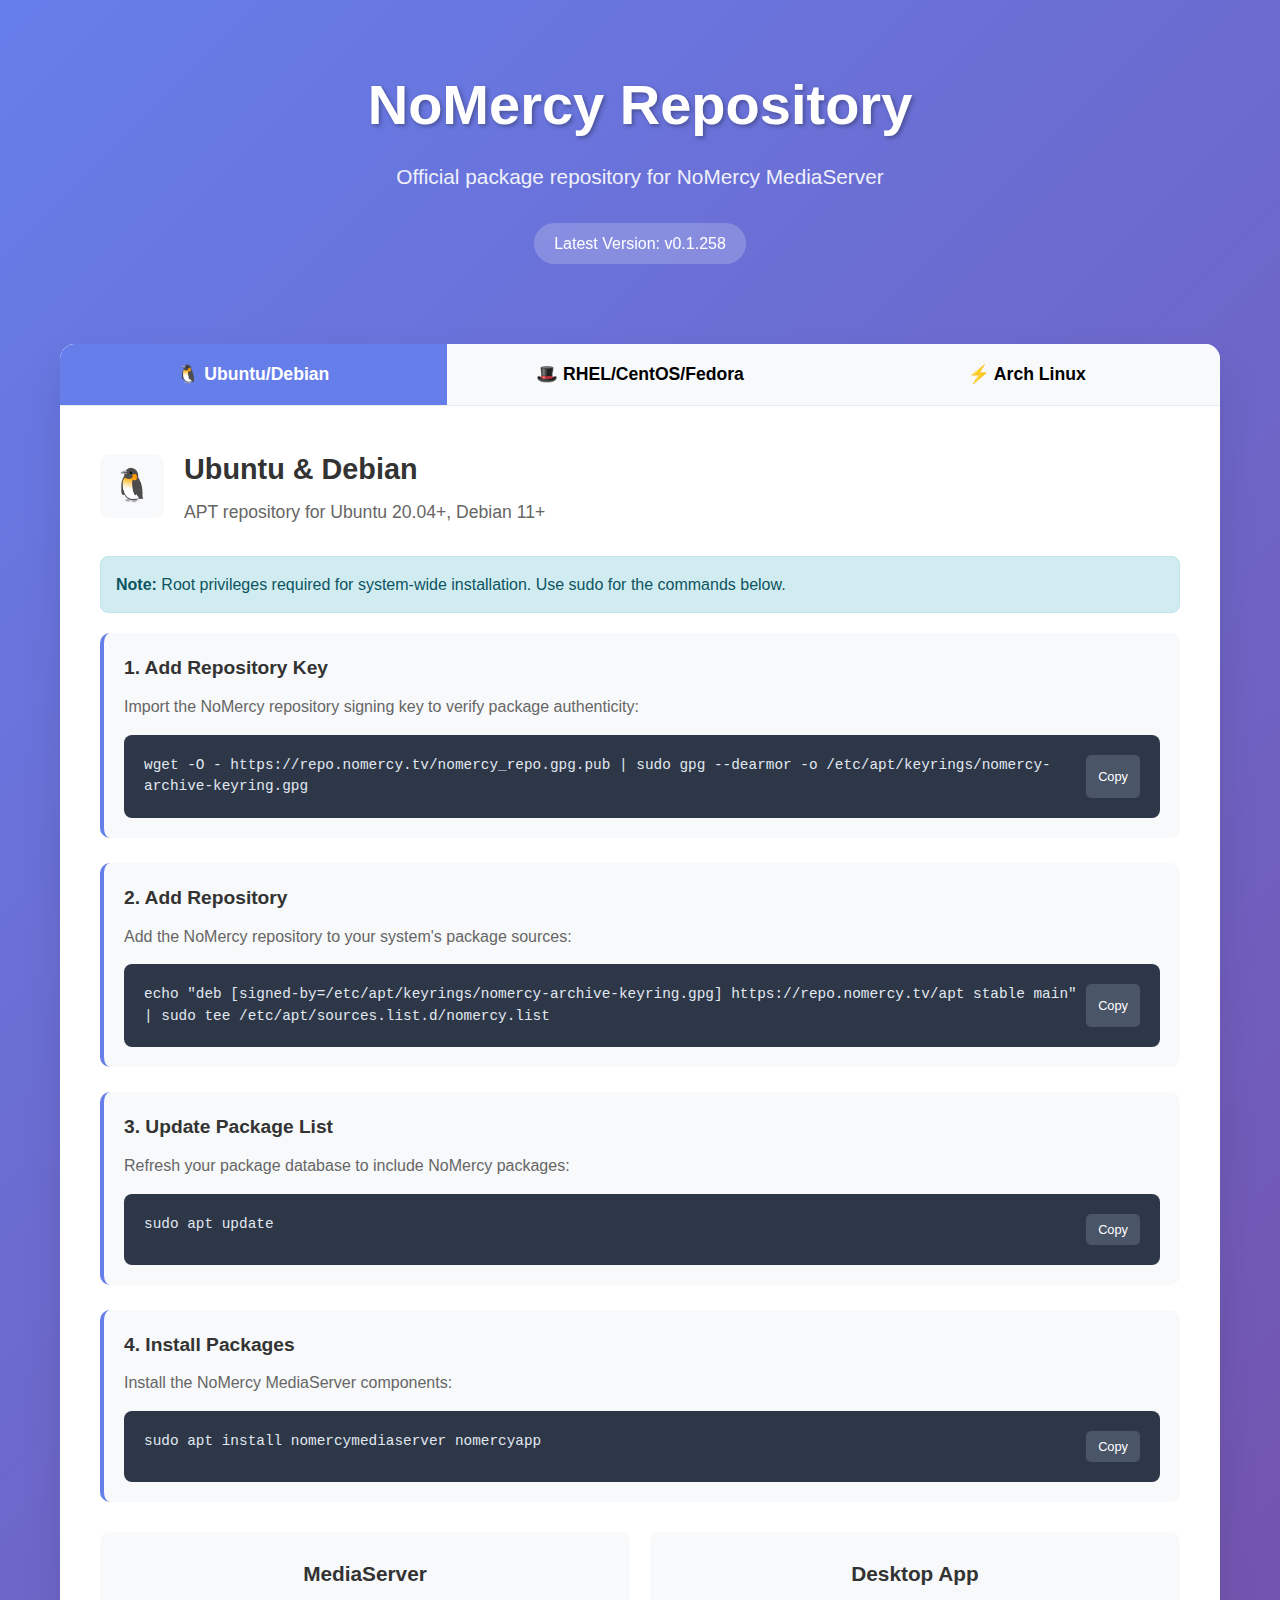
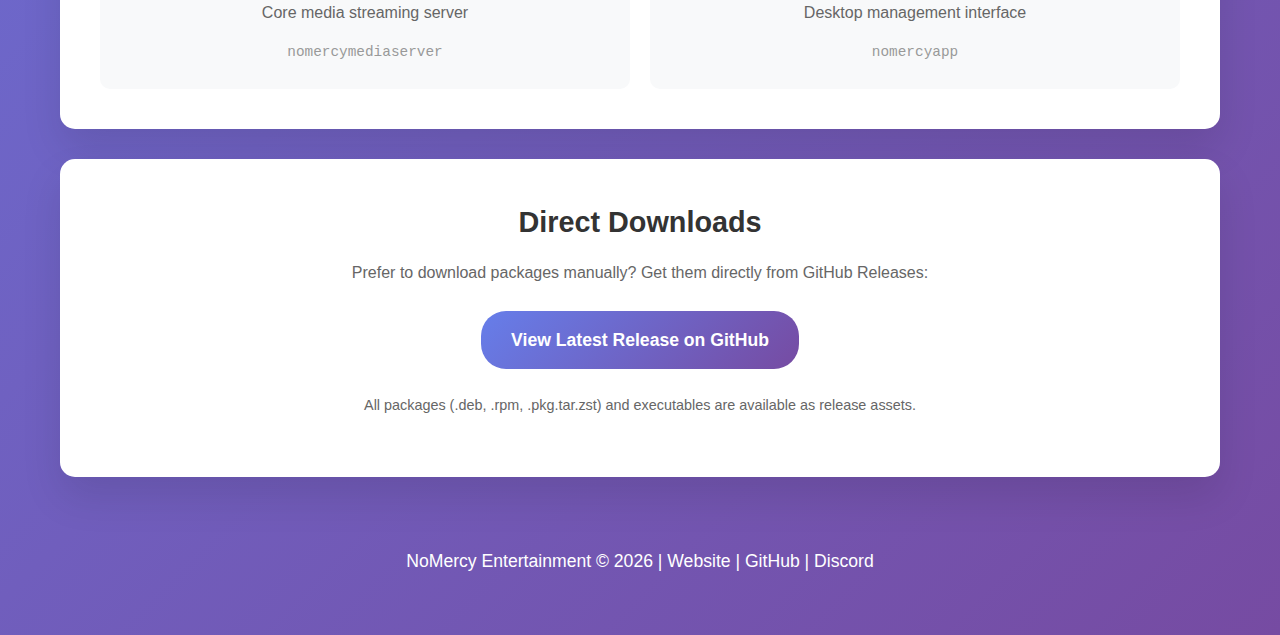
<file: index.html>
<!DOCTYPE html>
<html lang="en">
<head>
  <meta charset="UTF-8">
  <meta name="viewport" content="width=device-width, initial-scale=1.0">
  <title>NoMercy Entertainment Repository</title>
  <meta name="description" content="Official package repository for NoMercy MediaServer - Modern media streaming and management solution">
  <meta name="keywords" content="media server, streaming, plex alternative, jellyfin alternative, linux packages">
  
  <!-- Favicon -->
  <link rel="icon" type="image/png" href="/apt/pool/main/n/nomercymediaserver/icon.png">
  
  <!-- Styles -->
  <link rel="stylesheet" href="./assets/style.css">
</head>
<body>
  <div class="container">
    <div class="header">
      <h1>NoMercy Repository</h1>
      <p>Official package repository for NoMercy MediaServer</p>
      <div class="version-badge">Latest Version: v0.1.258</div>
    </div>
    
    <div class="content">
      <div class="nav-tabs">
        <button class="nav-tab active" onclick="switchTab('ubuntu')">🐧 Ubuntu/Debian</button>
        <button class="nav-tab" onclick="switchTab('fedora')">🎩 RHEL/CentOS/Fedora</button>
        <button class="nav-tab" onclick="switchTab('arch')">⚡ Arch Linux</button>
      </div>
      
      <div id="ubuntu" class="tab-content active">
        <div class="distro-header">
          <div class="distro-icon">🐧</div>
          <div class="distro-info">
            <h2>Ubuntu & Debian</h2>
            <p>APT repository for Ubuntu 20.04+, Debian 11+</p>
          </div>
        </div>
        
        <div class="alert alert-info">
          <strong>Note:</strong> Root privileges required for system-wide installation. Use sudo for the commands below.
        </div>
        
        <div class="install-steps">
          <div class="step">
            <h3>1. Add Repository Key</h3>
            <p>Import the NoMercy repository signing key to verify package authenticity:</p>
            <div class="code-block">
              <button class="copy-btn" onclick="copyToClipboard(this)">Copy</button>
              <code>wget -O - https://repo.nomercy.tv/nomercy_repo.gpg.pub | sudo gpg --dearmor -o /etc/apt/keyrings/nomercy-archive-keyring.gpg</code>
            </div>
          </div>
          
          <div class="step">
            <h3>2. Add Repository</h3>
            <p>Add the NoMercy repository to your system's package sources:</p>
            <div class="code-block">
              <button class="copy-btn" onclick="copyToClipboard(this)">Copy</button>
              <code>echo "deb [signed-by=/etc/apt/keyrings/nomercy-archive-keyring.gpg] https://repo.nomercy.tv/apt stable main" | sudo tee /etc/apt/sources.list.d/nomercy.list</code>
            </div>
          </div>
          
          <div class="step">
            <h3>3. Update Package List</h3>
            <p>Refresh your package database to include NoMercy packages:</p>
            <div class="code-block">
              <button class="copy-btn" onclick="copyToClipboard(this)">Copy</button>
              <code>sudo apt update</code>
            </div>
          </div>
          
          <div class="step">
            <h3>4. Install Packages</h3>
            <p>Install the NoMercy MediaServer components:</p>
            <div class="code-block">
              <button class="copy-btn" onclick="copyToClipboard(this)">Copy</button>
              <code>sudo apt install nomercymediaserver nomercyapp</code>
            </div>
          </div>
        </div>
        
        <div class="package-grid">
          <div class="package-card">
            <h3>MediaServer</h3>
            <p>Core media streaming server</p>
            <div class="package-size">nomercymediaserver</div>
          </div>
          <div class="package-card">
            <h3>Desktop App</h3>
            <p>Desktop management interface</p>
            <div class="package-size">nomercyapp</div>
          </div>
        </div>
      </div>
      
      <div id="fedora" class="tab-content">
        <div class="distro-header">
          <div class="distro-icon">🎩</div>
          <div class="distro-info">
            <h2>RHEL, CentOS & Fedora</h2>
            <p>RPM repository for RHEL 8+, CentOS 8+, Fedora 35+</p>
          </div>
        </div>
        
        <div class="alert alert-info">
          <strong>Note:</strong> SELinux may require additional configuration. Check your security policies if you encounter issues.
        </div>
        
        <div class="install-steps">
          <div class="step">
            <h3>1. Add Repository</h3>
            <p>Add the NoMercy RPM repository configuration:</p>
            <div class="code-block">
              <button class="copy-btn" onclick="copyToClipboard(this)">Copy</button>
              <code>sudo dnf config-manager --add-repo https://repo.nomercy.tv/rpm/nomercy.repo</code>
            </div>
          </div>
          
          <div class="step">
            <h3>2. Import GPG Key</h3>
            <p>Import the repository signing key (optional but recommended):</p>
            <div class="code-block">
              <button class="copy-btn" onclick="copyToClipboard(this)">Copy</button>
              <code>sudo rpm --import https://repo.nomercy.tv/nomercy_repo.gpg.pub</code>
            </div>
          </div>
          
          <div class="step">
            <h3>3. Install Packages</h3>
            <p>Install the NoMercy MediaServer components:</p>
            <div class="code-block">
              <button class="copy-btn" onclick="copyToClipboard(this)">Copy</button>
              <code>sudo dnf install nomercymediaserver nomercyapp</code>
            </div>
          </div>
        </div>
        
        <div class="alert">
          <strong>Alternative for older systems:</strong> Replace <code>dnf</code> with <code>yum</code> on RHEL/CentOS 7 and older systems.
        </div>
      </div>
      
      <div id="arch" class="tab-content">
        <div class="distro-header">
          <div class="distro-icon">⚡</div>
          <div class="distro-info">
            <h2>Arch Linux</h2>
            <p>Custom repository for Arch Linux and derivatives</p>
          </div>
        </div>
        
        <div class="alert">
          <strong>Warning:</strong> This is a custom repository. Use at your own discretion and ensure you trust the packages.
        </div>
        
        <div class="install-steps">
          <div class="step">
            <h3>1. Add Repository</h3>
            <p>Add the NoMercy repository to your pacman configuration:</p>
            <div class="code-block">
              <button class="copy-btn" onclick="copyToClipboard(this)">Copy</button>
              <code>echo "Server = https://repo.nomercy.tv/arch-packages/pool/x86_64" | sudo tee /etc/pacman.d/nomercy-mirrorlist && echo -e "\n[nomercy]\nInclude = /etc/pacman.d/nomercy-mirrorlist" | sudo tee -a /etc/pacman.conf </code>
            </div>
          </div>
          
          <div class="step">
            <h3>2. Add GPG Key</h3>
            <p>Import and trust the repository signing key:</p>
            <div class="code-block">
              <button class="copy-btn" onclick="copyToClipboard(this)">Copy</button>
              <code>curl -o nomercy.gpg.pub https://repo.nomercy.tv/nomercy_repo.gpg.pub && sudo pacman-key --add nomercy.gpg.pub && sudo pacman-key --lsign-key B8CE23865511524D442F7DCF9A4B71002C09D6B8
              </code>
            </div>
          </div>
          
          <div class="step">
            <h3>3. Update Database</h3>
            <p>Synchronize the package database:</p>
            <div class="code-block">
              <button class="copy-btn" onclick="copyToClipboard(this)">Copy</button>
              <code>sudo pacman -Sy</code>
            </div>
          </div>
          
          <div class="step">
            <h3>4. Install Packages</h3>
            <p>Install the NoMercy MediaServer components:</p>
            <div class="code-block">
              <button class="copy-btn" onclick="copyToClipboard(this)">Copy</button>
              <code>sudo pacman -S nomercymediaserver nomercyapp</code>
            </div>
          </div>
        </div>
      </div>
    </div>
    
    <div class="direct-downloads">
      <h2>Direct Downloads</h2>
      <p>Prefer to download packages manually? Get them directly from GitHub Releases:</p>
      <div class="download-links">
        <a href="https://github.com/NoMercy-Entertainment/NoMercyMediaServer/releases/latest" class="download-btn" target="_blank">
          View Latest Release on GitHub
        </a>
      </div>
      <p class="download-note">All packages (.deb, .rpm, .pkg.tar.zst) and executables are available as release assets.</p>
    </div>

    <div class="footer">
      <p>
        NoMercy Entertainment &copy; <span id="year">2025</span> |
        <a href="https://nomercy.tv">Website</a> |
        <a href="https://github.com/NoMercy-Entertainment/NoMercyMediaServer">GitHub</a> |
        <a href="https://discord.gg/dHHvnvFsXR">Discord</a>
      </p>
    </div>
  </div>
  
  <!-- Scripts -->
  <script src="./assets/script.js"></script>
</body>
</html>
</file>
<file: assets/style.css>
* {
  margin: 0;
  padding: 0;
  box-sizing: border-box;
}

:root {
  --primary-gradient: linear-gradient(135deg, #667eea 0%, #764ba2 100%);
  --primary-color: #667eea;
  --secondary-color: #764ba2;
  --text-primary: #333;
  --text-secondary: #666;
  --text-muted: #999;
  --background-light: #f8f9fa;
  --background-card: white;
  --border-color: #e9ecef;
  --shadow-light: 0 10px 25px rgba(0,0,0,0.1);
  --shadow-heavy: 0 20px 40px rgba(0,0,0,0.1);
  --radius-sm: 8px;
  --radius-md: 10px;
  --radius-lg: 15px;
  --radius-xl: 25px;
}

body {
  font-family: -apple-system, BlinkMacSystemFont, 'Segoe UI', Roboto, Oxygen, Ubuntu, Cantarell, sans-serif;
  line-height: 1.6;
  color: var(--text-primary);
  background: var(--primary-gradient);
  min-height: 100vh;
}

.container {
  max-width: 1200px;
  margin: 0 auto;
  padding: 20px;
}

/* Header Styles */
.header {
  text-align: center;
  color: white;
  margin-bottom: 40px;
  padding: 40px 0;
}

.header h1 {
  font-size: 3.5rem;
  font-weight: 700;
  margin-bottom: 10px;
  text-shadow: 2px 2px 4px rgba(0,0,0,0.3);
}

.header p {
  font-size: 1.3rem;
  opacity: 0.9;
  margin-bottom: 30px;
}

.version-badge {
  display: inline-block;
  background: rgba(255,255,255,0.2);
  padding: 8px 20px;
  border-radius: var(--radius-xl);
  font-weight: 500;
  backdrop-filter: blur(10px);
}

/* Content Card */
.content {
  background: var(--background-card);
  border-radius: var(--radius-lg);
  box-shadow: var(--shadow-heavy);
  overflow: hidden;
  margin-bottom: 30px;
}

/* Navigation Tabs */
.nav-tabs {
  display: flex;
  background: var(--background-light);
  border-bottom: 1px solid var(--border-color);
}

.nav-tab {
  flex: 1;
  padding: 20px;
  text-align: center;
  cursor: pointer;
  transition: all 0.3s ease;
  font-weight: 600;
  font-size: 1.1rem;
  border: none;
  background: none;
}

.nav-tab:hover {
  background: var(--border-color);
}

.nav-tab.active {
  background: var(--primary-color);
  color: white;
}

/* Tab Content */
.tab-content {
  display: none;
  padding: 40px;
}

.tab-content.active {
  display: block;
}

/* Distribution Header */
.distro-header {
  display: flex;
  align-items: center;
  margin-bottom: 30px;
}

.distro-icon {
  width: 64px;
  height: 64px;
  margin-right: 20px;
  border-radius: var(--radius-md);
  background: var(--background-light);
  display: flex;
  align-items: center;
  justify-content: center;
  font-size: 2rem;
}

.distro-info h2 {
  color: var(--text-primary);
  margin-bottom: 5px;
  font-size: 1.8rem;
}

.distro-info p {
  color: var(--text-secondary);
  font-size: 1.1rem;
}

/* Installation Steps */
.install-steps {
  margin-bottom: 30px;
}

.step {
  margin-bottom: 25px;
  background: var(--background-light);
  border-radius: var(--radius-md);
  padding: 20px;
  border-left: 4px solid var(--primary-color);
}

.step h3 {
  color: var(--text-primary);
  margin-bottom: 10px;
  font-size: 1.2rem;
}

.step p {
  color: var(--text-secondary);
  margin-bottom: 15px;
}

/* Code Blocks */
.code-block {
  display: flex;
  flex-direction: row-reverse;
  background: #2d3748;
  color: #e2e8f0;
  padding: 20px;
  border-radius: var(--radius-sm);
  font-family: 'SF Mono', Monaco, Consolas, 'Liberation Mono', 'Courier New', monospace;
  font-size: 0.9rem;
  line-height: 1.5;
  overflow-x: auto;
  position: relative;
}

.copy-btn {
  background: #4a5568;
  color: white;
  border: none;
  padding: 8px 12px;
  border-radius: 5px;
  cursor: pointer;
  font-size: 0.8rem;
  transition: background 0.2s;
}

code {
  display: flex;
  flex: 1 0 0;
}

.copy-btn:hover {
  background: #2d3748;
}

/* Package Grid */
.package-grid {
  display: grid;
  grid-template-columns: repeat(auto-fit, minmax(300px, 1fr));
  gap: 20px;
  margin-top: 30px;
}

.package-card {
  background: var(--background-light);
  border-radius: var(--radius-md);
  padding: 25px;
  text-align: center;
  transition: transform 0.2s, box-shadow 0.2s;
}

.package-card:hover {
  transform: translateY(-5px);
  box-shadow: var(--shadow-light);
}

.package-card h3 {
  color: var(--text-primary);
  margin-bottom: 10px;
  font-size: 1.3rem;
}

.package-card p {
  color: var(--text-secondary);
  margin-bottom: 15px;
}

.package-size {
  font-size: 0.9rem;
  color: var(--text-muted);
  font-family: monospace;
}

/* Alerts */
.alert {
  background: #fff3cd;
  border: 1px solid #ffeaa7;
  border-radius: var(--radius-sm);
  padding: 15px;
  margin-bottom: 20px;
  color: #856404;
}

.alert-info {
  background: #d1ecf1;
  border: 1px solid #bee5eb;
  color: #0c5460;
}

/* Direct Downloads Section */
.direct-downloads {
  background: var(--background-card);
  border-radius: var(--radius-lg);
  box-shadow: var(--shadow-heavy);
  padding: 40px;
  margin-bottom: 30px;
  text-align: center;
}

.direct-downloads h2 {
  color: var(--text-primary);
  margin-bottom: 15px;
  font-size: 1.8rem;
}

.direct-downloads p {
  color: var(--text-secondary);
  margin-bottom: 20px;
}

.download-links {
  margin: 25px 0;
}

.download-btn {
  display: inline-block;
  background: var(--primary-gradient);
  color: white;
  padding: 15px 30px;
  border-radius: var(--radius-xl);
  text-decoration: none;
  font-weight: 600;
  font-size: 1.1rem;
  transition: transform 0.2s, box-shadow 0.2s;
}

.download-btn:hover {
  transform: translateY(-2px);
  box-shadow: 0 10px 20px rgba(102, 126, 234, 0.4);
}

.download-note {
  font-size: 0.9rem;
  color: var(--text-muted);
}

/* Footer */
.footer {
  text-align: center;
  color: white;
  padding: 40px 0;
  font-size: 1.1rem;
}

.footer a {
  color: white;
  text-decoration: none;
  font-weight: 500;
}

.footer a:hover {
  text-decoration: underline;
}

/* Responsive Design */
@media (max-width: 768px) {
  .header h1 {
    font-size: 2.5rem;
  }

  .nav-tabs {
    flex-direction: column;
  }

  .nav-tab {
    padding: 15px;
  }

  .tab-content {
    padding: 20px;
  }

  .distro-header {
    flex-direction: column;
    text-align: center;
  }

  .distro-icon {
    margin-right: 0;
    margin-bottom: 15px;
  }

  .package-grid {
    grid-template-columns: 1fr;
  }
}

/* Dark mode support */
@media (prefers-color-scheme: dark) {
  :root {
    --text-primary: #e2e8f0;
    --text-secondary: #a0aec0;
    --text-muted: #718096;
    --background-light: #2d3748;
    --background-card: #1a202c;
    --border-color: #4a5568;
  }
}
</file>
